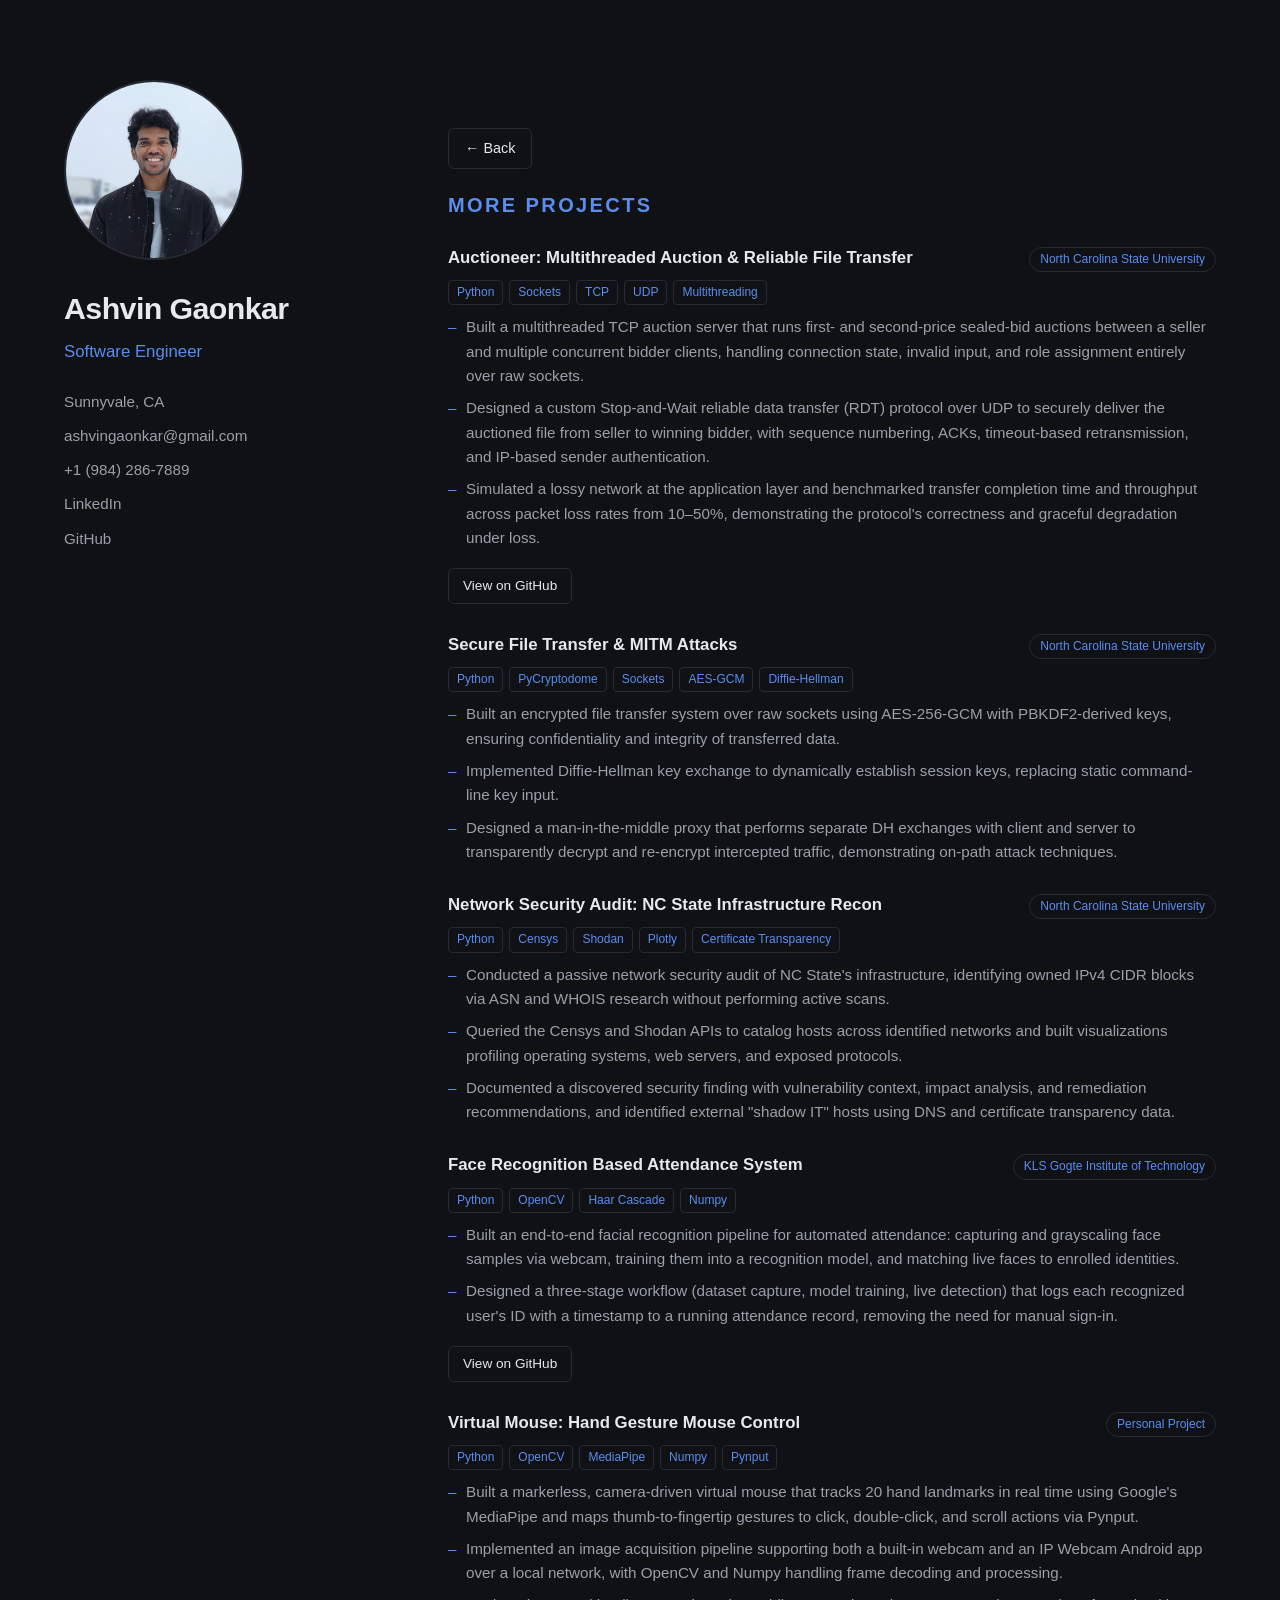
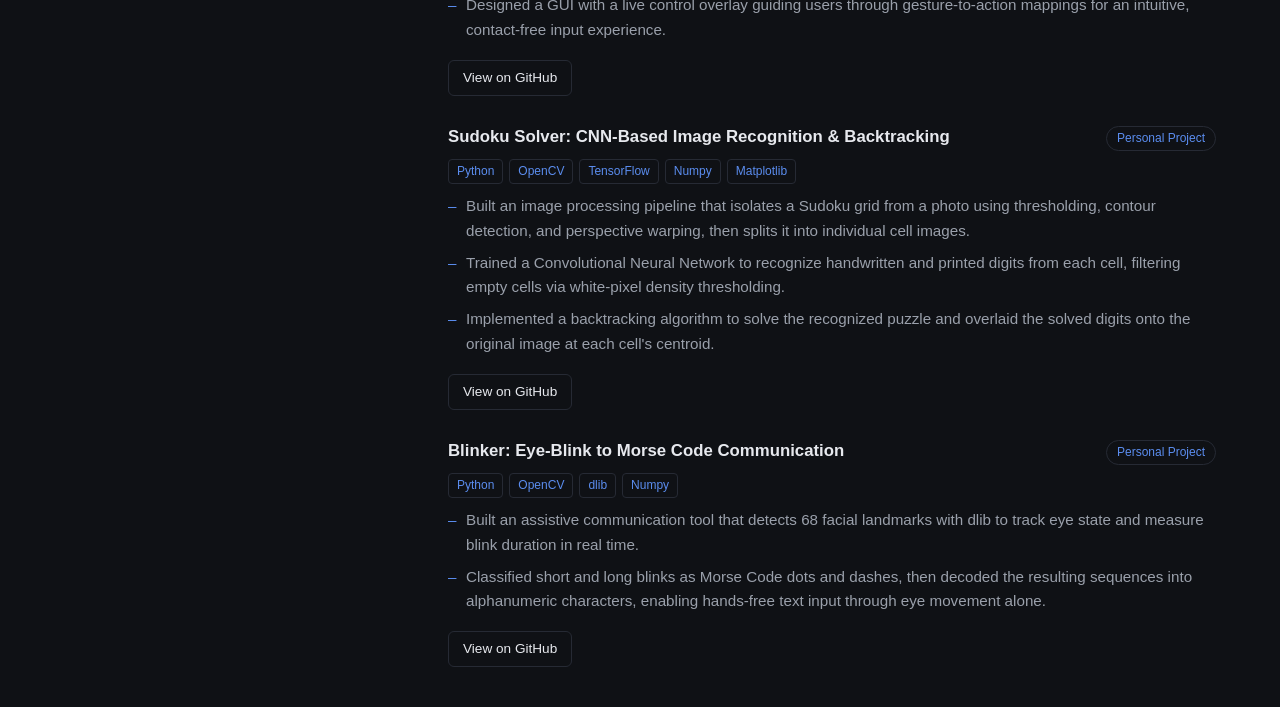
<file: pages/more-projects.html>
<!DOCTYPE html>
<html lang="en">
<head>
<meta charset="UTF-8">
<meta name="viewport" content="width=device-width, initial-scale=1.0">
<title>More Projects — Ashvin Gaonkar</title>
<link rel="stylesheet" href="../css/style.css">
</head>
<body>

<div class="page">

  <aside class="sidebar">
    <img class="avatar" src="../assets/ashvin.jpg" alt="Ashvin Gaonkar">
    <h1>Ashvin Gaonkar</h1>
    <p class="role">Software Engineer</p>
    <div class="contact-links">
      <span>Sunnyvale, CA</span>
      <a href="mailto:ashvingaonkar@gmail.com">ashvingaonkar@gmail.com</a>
      <a href="tel:+19842867889">+1 (984) 286-7889</a>
      <a href="https://linkedin.com/in/ashvin-gaonkar" target="_blank" rel="noopener">LinkedIn</a>
      <a href="https://github.com/Ashvin-G" target="_blank" rel="noopener">GitHub</a>
    </div>
  </aside>

  <main class="content">

  <section id="more-projects">
    <a class="more-projects-btn" href="../index.html">&larr; Back</a>
    <h2 style="margin-top: 20px;">More Projects</h2>

    <div class="entry">
      <div class="entry-header">
        <span class="entry-title">Auctioneer: Multithreaded Auction &amp; Reliable File Transfer</span>
        <span class="entry-affiliation">North Carolina State University</span>
      </div>
      <div class="project-tags">
        <span>Python</span><span>Sockets</span><span>TCP</span><span>UDP</span><span>Multithreading</span>
      </div>
      <ul class="bullets">
        <li>Built a multithreaded TCP auction server that runs first- and second-price sealed-bid auctions between a seller and multiple concurrent bidder clients, handling connection state, invalid input, and role assignment entirely over raw sockets.</li>
        <li>Designed a custom Stop-and-Wait reliable data transfer (RDT) protocol over UDP to securely deliver the auctioned file from seller to winning bidder, with sequence numbering, ACKs, timeout-based retransmission, and IP-based sender authentication.</li>
        <li>Simulated a lossy network at the application layer and benchmarked transfer completion time and throughput across packet loss rates from 10–50%, demonstrating the protocol's correctness and graceful degradation under loss.</li>
      </ul>
      <a href="https://github.com/Ashvin-G/Auctioneer" target="_blank" rel="noopener" class="more-projects-btn" style="margin-top: 10px; padding: 6px 14px; font-size: 0.85rem;">View on GitHub</a>
    </div>

    <div class="entry">
      <div class="entry-header">
        <span class="entry-title">Secure File Transfer & MITM Attacks</span>
        <span class="entry-affiliation">North Carolina State University</span>
      </div>
      <div class="project-tags">
        <span>Python</span><span>PyCryptodome</span><span>Sockets</span><span>AES-GCM</span><span>Diffie-Hellman</span>
      </div>
      <ul class="bullets">
        <li>Built an encrypted file transfer system over raw sockets using AES-256-GCM with PBKDF2-derived keys, ensuring confidentiality and integrity of transferred data.</li>
        <li>Implemented Diffie-Hellman key exchange to dynamically establish session keys, replacing static command-line key input.</li>
        <li>Designed a man-in-the-middle proxy that performs separate DH exchanges with client and server to transparently decrypt and re-encrypt intercepted traffic, demonstrating on-path attack techniques.</li>
      </ul>
    </div>

    <div class="entry">
      <div class="entry-header">
        <span class="entry-title">Network Security Audit: NC State Infrastructure Recon</span>
        <span class="entry-affiliation">North Carolina State University</span>
      </div>
      <div class="project-tags">
        <span>Python</span><span>Censys</span><span>Shodan</span><span>Plotly</span><span>Certificate Transparency</span>
      </div>
      <ul class="bullets">
        <li>Conducted a passive network security audit of NC State's infrastructure, identifying owned IPv4 CIDR blocks via ASN and WHOIS research without performing active scans.</li>
        <li>Queried the Censys and Shodan APIs to catalog hosts across identified networks and built visualizations profiling operating systems, web servers, and exposed protocols.</li>
        <li>Documented a discovered security finding with vulnerability context, impact analysis, and remediation recommendations, and identified external "shadow IT" hosts using DNS and certificate transparency data.</li>
      </ul>
    </div>

    <div class="entry">
      <div class="entry-header">
        <span class="entry-title">Face Recognition Based Attendance System</span>
        <span class="entry-affiliation">KLS Gogte Institute of Technology</span>
      </div>
      <div class="project-tags">
        <span>Python</span><span>OpenCV</span><span>Haar Cascade</span><span>Numpy</span>
      </div>
      <ul class="bullets">
        <li>Built an end-to-end facial recognition pipeline for automated attendance: capturing and grayscaling face samples via webcam, training them into a recognition model, and matching live faces to enrolled identities.</li>
        <li>Designed a three-stage workflow (dataset capture, model training, live detection) that logs each recognized user's ID with a timestamp to a running attendance record, removing the need for manual sign-in.</li>
      </ul>
      <a href="https://github.com/Ashvin-G/Face-Recognition-Based-Attendance-System" target="_blank" rel="noopener" class="more-projects-btn" style="margin-top: 10px; padding: 6px 14px; font-size: 0.85rem;">View on GitHub</a>
    </div>
    
    <div class="entry">
      <div class="entry-header">
        <span class="entry-title">Virtual Mouse: Hand Gesture Mouse Control</span>
        <span class="entry-affiliation">Personal Project</span>
      </div>
      <div class="project-tags">
        <span>Python</span><span>OpenCV</span><span>MediaPipe</span><span>Numpy</span><span>Pynput</span>
      </div>
      <ul class="bullets">
        <li>Built a markerless, camera-driven virtual mouse that tracks 20 hand landmarks in real time using Google's MediaPipe and maps thumb-to-fingertip gestures to click, double-click, and scroll actions via Pynput.</li>
        <li>Implemented an image acquisition pipeline supporting both a built-in webcam and an IP Webcam Android app over a local network, with OpenCV and Numpy handling frame decoding and processing.</li>
        <li>Designed a GUI with a live control overlay guiding users through gesture-to-action mappings for an intuitive, contact-free input experience.</li>
      </ul>
      <a href="https://github.com/Ashvin-G/Virtual-Mouse" target="_blank" rel="noopener" class="more-projects-btn" style="margin-top: 10px; padding: 6px 14px; font-size: 0.85rem;">View on GitHub</a>
    </div>

    <div class="entry">
      <div class="entry-header">
        <span class="entry-title">Sudoku Solver: CNN-Based Image Recognition &amp; Backtracking</span>
        <span class="entry-affiliation">Personal Project</span>
      </div>
      <div class="project-tags">
        <span>Python</span><span>OpenCV</span><span>TensorFlow</span><span>Numpy</span><span>Matplotlib</span>
      </div>
      <ul class="bullets">
        <li>Built an image processing pipeline that isolates a Sudoku grid from a photo using thresholding, contour detection, and perspective warping, then splits it into individual cell images.</li>
        <li>Trained a Convolutional Neural Network to recognize handwritten and printed digits from each cell, filtering empty cells via white-pixel density thresholding.</li>
        <li>Implemented a backtracking algorithm to solve the recognized puzzle and overlaid the solved digits onto the original image at each cell's centroid.</li>
      </ul>
      <a href="https://github.com/Ashvin-G/Sudoku_Solver" target="_blank" rel="noopener" class="more-projects-btn" style="margin-top: 10px; padding: 6px 14px; font-size: 0.85rem;">View on GitHub</a>
    </div>

    <div class="entry">
      <div class="entry-header">
        <span class="entry-title">Blinker: Eye-Blink to Morse Code Communication</span>
        <span class="entry-affiliation">Personal Project</span>
      </div>
      <div class="project-tags">
        <span>Python</span><span>OpenCV</span><span>dlib</span><span>Numpy</span>
      </div>
      <ul class="bullets">
        <li>Built an assistive communication tool that detects 68 facial landmarks with dlib to track eye state and measure blink duration in real time.</li>
        <li>Classified short and long blinks as Morse Code dots and dashes, then decoded the resulting sequences into alphanumeric characters, enabling hands-free text input through eye movement alone.</li>
      </ul>
      <a href="https://github.com/Ashvin-G/Blinker" target="_blank" rel="noopener" class="more-projects-btn" style="margin-top: 10px; padding: 6px 14px; font-size: 0.85rem;">View on GitHub</a>
    </div>
  </section>

  </main>

</div>

</body>
</html>
</file>
<file: css/style.css>
:root {
  --bg: #0f1115;
  --bg-alt: #161922;
  --text: #e7e9ee;
  --text-dim: #9aa0ab;
  --accent: #5b8def;
  --border: #262a34;
}

* { box-sizing: border-box; margin: 0; padding: 0; }

body {
  background: var(--bg);
  color: var(--text);
  font-family: -apple-system, BlinkMacSystemFont, "Segoe UI", Roboto, Helvetica, Arial, sans-serif;
  line-height: 1.6;
}

.page {
  max-width: 1200px;
  margin: 0 auto;
  padding: 0 24px;
  display: grid;
  grid-template-columns: 320px 1fr;
  gap: 64px;
  align-items: start;
}

.sidebar {
  position: sticky;
  top: 0;
  padding: 80px 0;
  display: flex;
  flex-direction: column;
  align-items: flex-start;
}

.avatar {
  width: 180px;
  height: 180px;
  border-radius: 50%;
  object-fit: cover;
  border: 2px solid var(--border);
  margin-bottom: 24px;
}

.sidebar h1 {
  font-size: 1.9rem;
  font-weight: 700;
  letter-spacing: -0.02em;
}

.sidebar p.role {
  color: var(--accent);
  font-size: 1.05rem;
  margin-top: 6px;
  font-weight: 500;
}

.contact-links {
  margin-top: 24px;
  display: flex;
  flex-direction: column;
  gap: 10px;
  font-size: 0.95rem;
}

.contact-links a, .contact-links span {
  color: var(--text-dim);
  text-decoration: none;
}

.contact-links a:hover {
  color: var(--accent);
}

.content {
  min-width: 0;
  padding-top: 80px;
}

section {
  padding: 40px 0;
  border-bottom: 1px solid var(--border);
}

section:last-child {
  border-bottom: none;
}

h2 {
  font-size: 1.25rem;
  text-transform: uppercase;
  letter-spacing: 0.12em;
  color: var(--accent);
  margin-bottom: 24px;
  font-weight: 600;
}

.entry {
  margin-bottom: 28px;
}

.entry:last-child {
  margin-bottom: 0;
}

.entry-header {
  display: flex;
  justify-content: space-between;
  align-items: baseline;
  flex-wrap: wrap;
  gap: 4px;
  margin-bottom: 4px;
}

.entry-title {
  font-weight: 600;
  font-size: 1.05rem;
}

.entry-subtitle {
  color: var(--accent);
  font-size: 0.95rem;
  font-weight: 500;
}

.entry-affiliation {
  color: var(--accent);
  border: 1px solid var(--border);
  font-size: 0.75rem;
  padding: 2px 10px;
  border-radius: 999px;
  white-space: nowrap;
}

.coursework-groups {
  margin-top: 10px;
  display: flex;
  flex-direction: column;
  gap: 8px;
}

.coursework-group {
  display: flex;
  align-items: baseline;
  gap: 10px;
  flex-wrap: wrap;
}

.coursework-category {
  color: var(--text);
  font-weight: 500;
  font-size: 0.8rem;
  text-transform: uppercase;
  letter-spacing: 0.03em;
  flex: 0 0 170px;
  white-space: nowrap;
}

.pill-list {
  display: flex;
  flex-wrap: wrap;
  gap: 6px;
  flex: 1;
}

.pill {
  border: 1px solid var(--border);
  color: var(--text-dim);
  font-size: 0.8rem;
  padding: 3px 10px;
  border-radius: 999px;
  white-space: nowrap;
}

.entry-date {
  color: var(--text-dim);
  font-size: 0.85rem;
  white-space: nowrap;
}

.entry-subtitle-row {
  display: flex;
  justify-content: space-between;
  align-items: baseline;
  flex-wrap: wrap;
  gap: 4px;
}

.entry-location {
  color: var(--text-dim);
  font-size: 0.85rem;
  white-space: nowrap;
}

ul.bullets {
  list-style: none;
  margin-top: 10px;
}

ul.bullets li {
  position: relative;
  padding-left: 18px;
  color: var(--text-dim);
  font-size: 0.95rem;
  margin-bottom: 8px;
}

ul.bullets li::before {
  content: "–";
  position: absolute;
  left: 0;
  color: var(--accent);
}

.skills-grid {
  display: grid;
  grid-template-columns: 140px 1fr;
  gap: 12px 20px;
  font-size: 0.95rem;
}

.skills-grid dt {
  color: var(--text);
  font-weight: 500;
}

.skills-grid dd {
  color: var(--text-dim);
}

.project-tags {
  display: flex;
  flex-wrap: wrap;
  gap: 6px;
  margin: 8px 0 10px;
}

.project-tags span {
  font-size: 0.75rem;
  color: var(--accent);
  border: 1px solid var(--border);
  padding: 2px 8px;
  border-radius: 4px;
}

.more-projects-btn {
  display: inline-block;
  margin-top: 8px;
  padding: 8px 16px;
  border: 1px solid var(--border);
  border-radius: 6px;
  color: var(--text);
  text-decoration: none;
  font-size: 0.9rem;
  font-weight: 500;
  transition: border-color 0.15s, color 0.15s;
}

.more-projects-btn:hover {
  border-color: var(--accent);
  color: var(--accent);
}

footer {
  padding: 40px 0 80px;
  text-align: center;
  color: var(--text-dim);
  font-size: 0.85rem;
}

@media (max-width: 900px) {
  .page {
    grid-template-columns: 1fr;
    gap: 0;
  }
  .sidebar {
    position: static;
    padding: 56px 0 36px;
    align-items: center;
    text-align: center;
    border-bottom: 1px solid var(--border);
  }
  .content {
    padding-top: 0;
  }
  .contact-links {
    flex-direction: row;
    flex-wrap: wrap;
    justify-content: center;
    align-items: center;
    column-gap: 14px;
    row-gap: 6px;
  }
}

@media (max-width: 600px) {
  .sidebar h1 { font-size: 1.7rem; }
  .avatar { width: 120px; height: 120px; }
  .skills-grid { grid-template-columns: 1fr; gap: 4px 0; }
  .skills-grid dt { margin-top: 10px; }
  .devmode-toggle { top: 12px; right: 12px; padding: 5px 10px; font-size: 0.75rem; }
  .coursework-group { flex-direction: column; gap: 4px; }
  .coursework-category { flex-basis: auto; }
}

.devmode-toggle {
  position: fixed;
  top: 24px;
  right: 24px;
  z-index: 500;
  display: inline-flex;
  align-items: center;
  gap: 6px;
  background: var(--bg);
  border: 1px solid var(--border);
  color: var(--text-dim);
  font-family: "SFMono-Regular", Consolas, "Liberation Mono", Menlo, monospace;
  font-size: 0.85rem;
  padding: 6px 12px;
  border-radius: 4px;
  cursor: pointer;
  transition: border-color 0.15s, color 0.15s;
}

.devmode-toggle:hover {
  border-color: var(--accent);
  color: var(--accent);
}

.devmode-toggle .dot {
  width: 7px;
  height: 7px;
  border-radius: 50%;
  background: #3ddc84;
}

#terminal-overlay {
  position: fixed;
  inset: 0;
  background: #0a0c10;
  z-index: 1000;
  display: none;
  flex-direction: column;
}

#terminal-overlay.active {
  display: flex;
}

.terminal-bar {
  display: flex;
  align-items: center;
  justify-content: space-between;
  padding: 8px 14px;
  background: #14161c;
  border-bottom: 1px solid var(--border);
  flex-shrink: 0;
}

.terminal-bar .title {
  color: var(--text-dim);
  font-family: Consolas, Menlo, monospace;
  font-size: 0.8rem;
}

.terminal-bar .exit-btn {
  background: transparent;
  border: 1px solid var(--border);
  color: var(--text-dim);
  font-family: Consolas, Menlo, monospace;
  font-size: 0.75rem;
  padding: 4px 10px;
  border-radius: 4px;
  cursor: pointer;
}

.terminal-bar .exit-btn:hover {
  border-color: var(--accent);
  color: var(--accent);
}

#terminal-container {
  flex: 1;
  padding: 12px;
  overflow: hidden;
}
</file>
